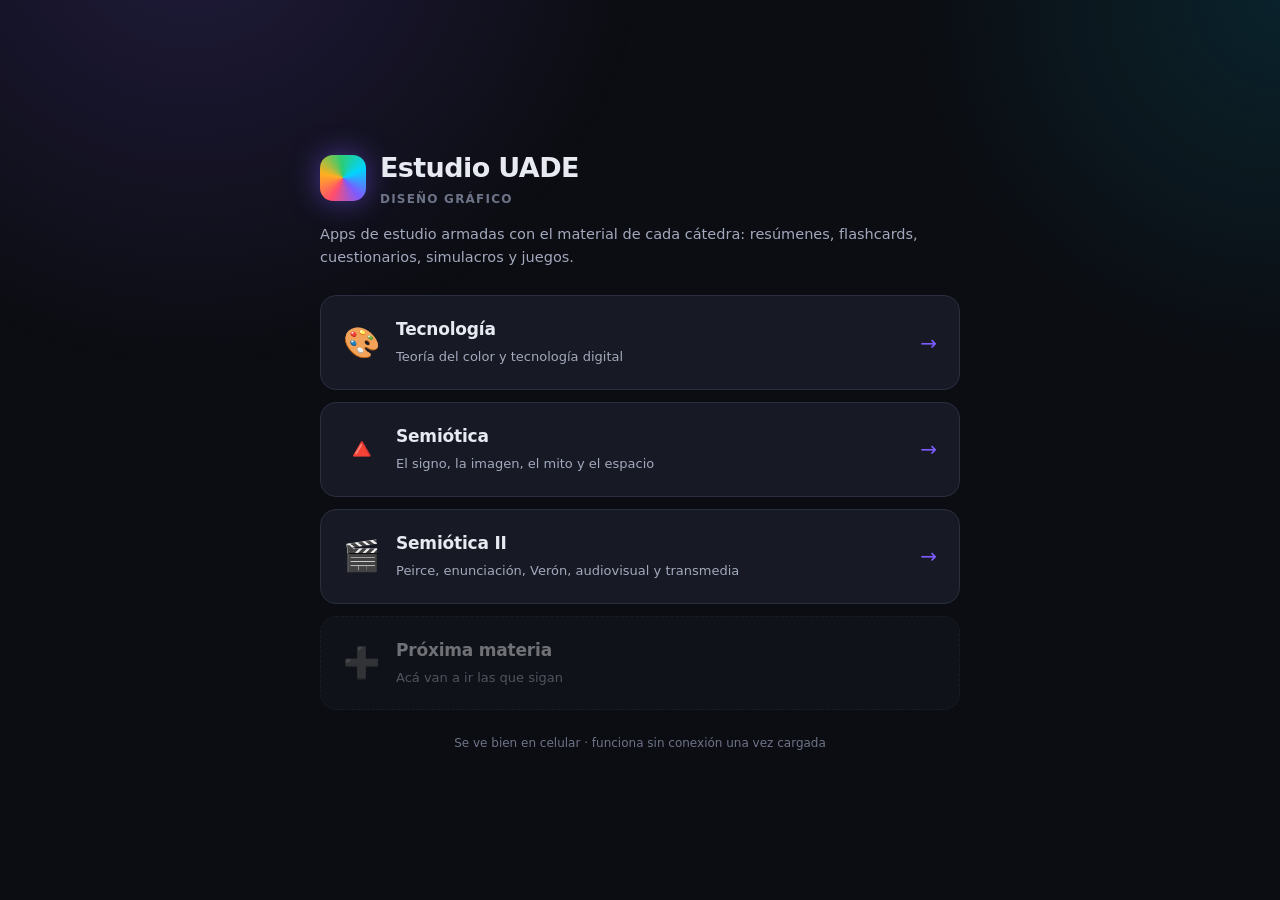
<file: index.html>
<!DOCTYPE html>
<html lang="es" data-theme="dark">
<head>
<meta charset="utf-8">
<meta name="viewport" content="width=device-width,initial-scale=1,viewport-fit=cover">
<meta name="theme-color" content="#0c0d12">
<title>Estudio UADE — Diseño Gráfico</title>
<link rel="icon" href="data:image/svg+xml,<svg xmlns='http://www.w3.org/2000/svg' viewBox='0 0 100 100'><circle cx='50' cy='50' r='45' fill='%237c5cff'/><circle cx='38' cy='40' r='20' fill='%2300d4ff' opacity='.8'/><circle cx='60' cy='55' r='20' fill='%23ff4d6d' opacity='.8'/></svg>">
<style>
  *{box-sizing:border-box;margin:0;padding:0}
  body{min-height:100vh;font-family:'Segoe UI',system-ui,-apple-system,Roboto,Arial,sans-serif;
    background:#0c0d12;color:#e8eaf2;line-height:1.6;display:grid;place-items:center;padding:24px}
  body::before{content:"";position:fixed;inset:0;z-index:-1;
    background:radial-gradient(60vw 60vw at 15% -10%,rgba(124,92,255,.18),transparent 60%),
               radial-gradient(50vw 50vw at 100% 0%,rgba(0,212,255,.11),transparent 60%)}
  .wrap{width:100%;max-width:640px}
  .top{display:flex;align-items:center;gap:14px;margin-bottom:8px}
  .dot{width:46px;height:46px;border-radius:13px;flex-shrink:0;
    background:conic-gradient(from 210deg,#ff4d6d,#ffb020,#2ecc71,#00d4ff,#7c5cff,#ff4d6d);
    box-shadow:0 0 28px rgba(124,92,255,.5)}
  h1{font-size:27px;font-weight:800;letter-spacing:-.6px}
  h1 span{display:block;font-size:12px;font-weight:600;color:#6e7488;
    text-transform:uppercase;letter-spacing:1.2px}
  p.sub{color:#a3a9bd;font-size:14.5px;margin:14px 0 26px}
  .card{display:flex;align-items:center;gap:16px;text-decoration:none;color:inherit;
    background:#171a24;border:1px solid #2a2f40;border-radius:16px;padding:20px 22px;
    margin-bottom:12px;transition:.18s}
  .card:hover{border-color:#7c5cff;transform:translateY(-3px);box-shadow:0 12px 32px rgba(0,0,0,.45)}
  .card .ic{font-size:30px;flex-shrink:0}
  .card h2{font-size:17px;font-weight:700;letter-spacing:-.2px}
  .card small{color:#a3a9bd;font-size:13px;font-weight:400}
  .card .go{margin-left:auto;color:#7c5cff;font-size:20px}
  .soon{opacity:.45;border-style:dashed;cursor:default}
  .soon:hover{transform:none;border-color:#2a2f40;box-shadow:none}
  footer{margin-top:24px;font-size:12px;color:#6e7488;text-align:center}
  @media(max-width:520px){h1{font-size:22px}.card{padding:17px 18px;gap:13px}}
</style>
</head>
<body>
<div class="wrap">
  <div class="top">
    <div class="dot"></div>
    <h1>Estudio UADE<span>Diseño Gráfico</span></h1>
  </div>
  <p class="sub">Apps de estudio armadas con el material de cada cátedra: resúmenes, flashcards,
     cuestionarios, simulacros y juegos.</p>

  <a class="card" href="Tecnologia/">
    <span class="ic">🎨</span>
    <span><h2>Tecnología</h2><small>Teoría del color y tecnología digital</small></span>
    <span class="go">→</span>
  </a>

  <a class="card" href="Semiotica/">
    <span class="ic">🔺</span>
    <span><h2>Semiótica</h2><small>El signo, la imagen, el mito y el espacio</small></span>
    <span class="go">→</span>
  </a>

  <a class="card" href="Semiotica2/">
    <span class="ic">🎬</span>
    <span><h2>Semiótica II</h2><small>Peirce, enunciación, Verón, audiovisual y transmedia</small></span>
    <span class="go">→</span>
  </a>

  <div class="card soon">
    <span class="ic">➕</span>
    <span><h2>Próxima materia</h2><small>Acá van a ir las que sigan</small></span>
  </div>

  <footer>Se ve bien en celular · funciona sin conexión una vez cargada</footer>
</div>
</body>
</html>
</file>
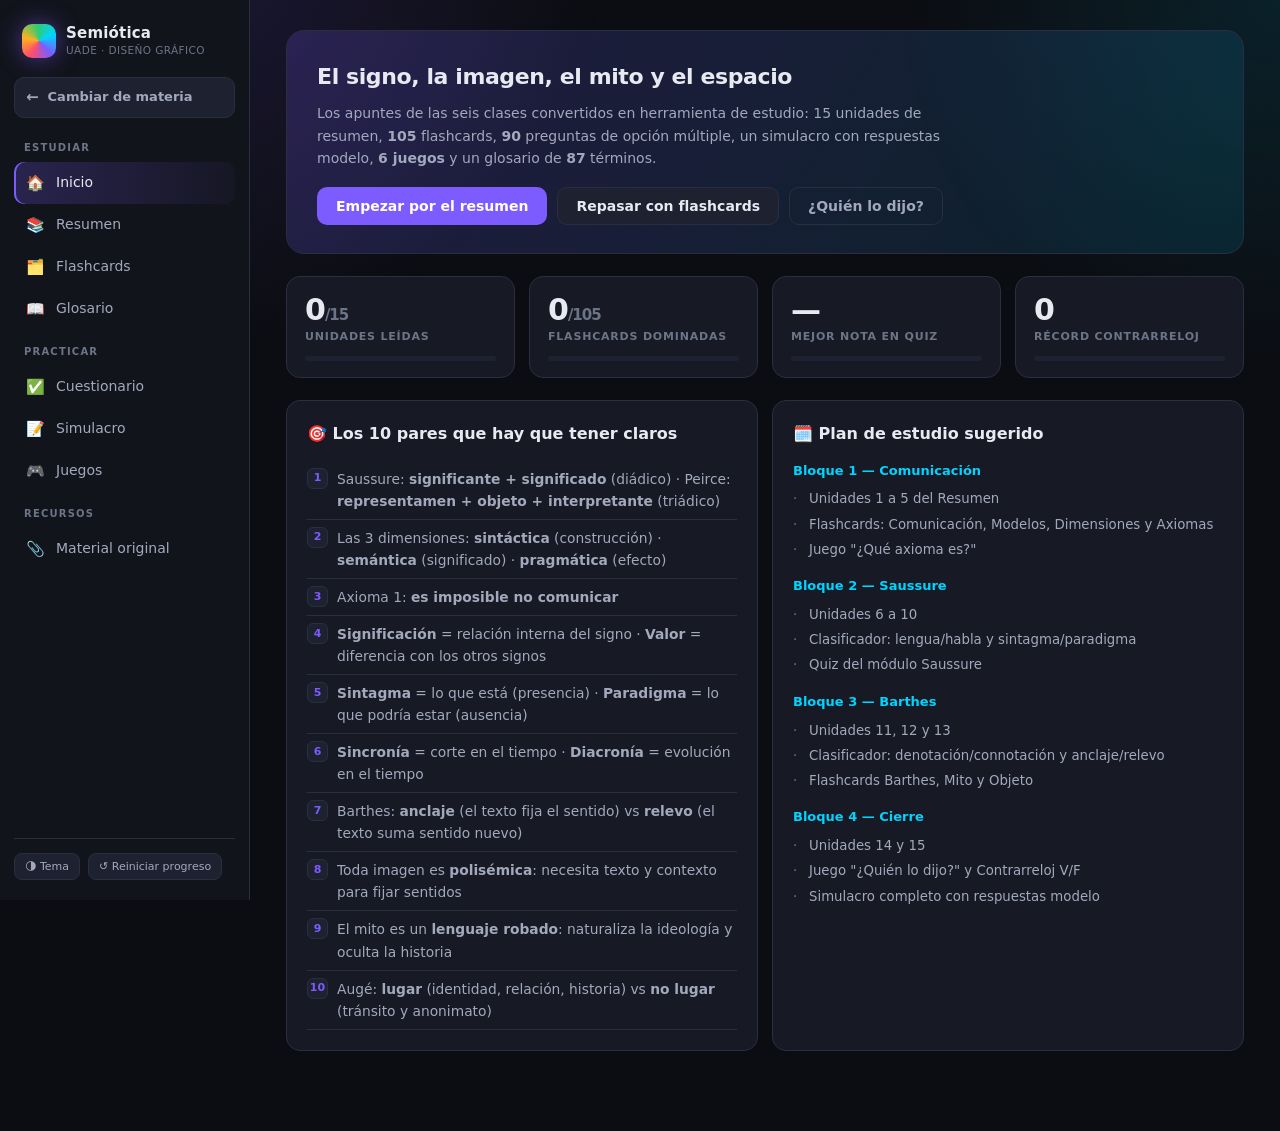
<file: Semiotica/index.html>
<!DOCTYPE html>
<html lang="es" data-theme="dark">
<head>
<meta charset="utf-8">
<meta name="viewport" content="width=device-width,initial-scale=1,viewport-fit=cover">
<meta name="theme-color" content="#0c0d12">
<meta name="description" content="App de estudio de Semiótica — signo, imagen, mito, objeto y espacio · UADE Diseño Gráfico">
<title>Estudio Semiótica — UADE Diseño Gráfico</title>
<link rel="icon" href="data:image/svg+xml,<svg xmlns='http://www.w3.org/2000/svg' viewBox='0 0 100 100'><circle cx='50' cy='50' r='45' fill='%2300d4ff'/><circle cx='38' cy='42' r='19' fill='%237c5cff' opacity='.85'/><circle cx='62' cy='58' r='19' fill='%23ffb020' opacity='.85'/></svg>">
<link rel="stylesheet" href="../shared/style.css?v=d8c6dbce">
</head>
<body>

<!-- barra superior (solo mobile) -->
<header class="mbar">
  <a class="mb-btn" href="../index.html" aria-label="Volver a elegir materia" title="Cambiar de materia">←</a>
  <button id="mMenu" aria-label="Abrir menú">☰</button>
  <span class="mb-t" id="mTitle">Inicio</span>
  <button id="mTheme" aria-label="Cambiar tema">🌗</button>
</header>
<div class="scrim" id="scrim"></div>

<div class="app">

  <!-- ============ SIDEBAR ============ -->
  <aside class="side" id="side">
    <a class="brand" href="../index.html" title="Volver a elegir materia">
      <div class="dot"></div>
      <div>
        <h1>Semiótica</h1>
        <span>UADE · Diseño Gráfico</span>
      </div>
    </a>

    <a class="backlink" href="../index.html"><span class="ar">←</span> Cambiar de materia</a>

    <nav class="nav" id="nav">
      <div class="nav-t">Estudiar</div>
      <a href="#inicio"     data-v="inicio"><i>🏠</i> Inicio</a>
      <a href="#resumen"    data-v="resumen"><i>📚</i> Resumen</a>
      <a href="#flashcards" data-v="flashcards"><i>🗂️</i> Flashcards</a>
      <a href="#glosario"   data-v="glosario"><i>📖</i> Glosario</a>

      <div class="nav-t">Practicar</div>
      <a href="#quiz"      data-v="quiz"><i>✅</i> Cuestionario</a>
      <a href="#simulacro" data-v="simulacro"><i>📝</i> Simulacro</a>
      <a href="#juegos"    data-v="juegos"><i>🎮</i> Juegos</a>

      <div class="nav-t">Recursos</div>
      <a href="#material" data-v="material"><i>📎</i> Material original</a>
    </nav>

    <div class="side-foot">
      <button class="mini" id="theme">🌗 Tema</button>
      <button class="mini" id="reset">↺ Reiniciar progreso</button>
    </div>
  </aside>

  <!-- ============ MAIN ============ -->
  <main class="main">

    <!-- ---------- INICIO ---------- -->
    <section class="view on" id="v-inicio">
      <div class="hero">
        <h3>El signo, la imagen, el mito y el espacio</h3>
        <p>Los apuntes de las seis clases convertidos en herramienta de estudio: 15 unidades de resumen,
           <b id="nCards">0</b> flashcards, <b id="nQuiz">0</b> preguntas de opción múltiple, un simulacro
           con respuestas modelo, <b>6 juegos</b> y un glosario de <b id="nGlo">0</b> términos.</p>
        <div class="cta">
          <button class="btn p" data-go="resumen">Empezar por el resumen</button>
          <button class="btn s" data-go="flashcards">Repasar con flashcards</button>
          <button class="btn g" data-go="juegos">¿Quién lo dijo?</button>
        </div>
      </div>

      <div class="grid g4" style="margin-bottom:22px">
        <div class="stat"><div class="n" id="sTopics">0<span style="font-size:15px;color:var(--txt3)">/15</span></div>
          <div class="l">Unidades leídas</div><div class="bar"><i id="bTopics" style="width:0"></i></div></div>
        <div class="stat"><div class="n" id="sCards">0<span style="font-size:15px;color:var(--txt3)">/0</span></div>
          <div class="l">Flashcards dominadas</div><div class="bar"><i id="bCards" style="width:0"></i></div></div>
        <div class="stat"><div class="n" id="sQuiz">—</div>
          <div class="l">Mejor nota en quiz</div><div class="bar"><i id="bQuiz" style="width:0"></i></div></div>
        <div class="stat"><div class="n" id="sStreak">0</div>
          <div class="l">Récord contrarreloj</div><div class="bar"><i id="bStreak" style="width:0"></i></div></div>
      </div>

      <div class="grid g2">
        <div class="card">
          <h4 style="font-size:16px;font-weight:700;margin-bottom:14px">🎯 Los 10 pares que hay que tener claros</h4>
          <ul style="list-style:none;font-size:13.8px;color:var(--txt2)" id="topFacts"></ul>
        </div>
        <div class="card">
          <h4 style="font-size:16px;font-weight:700;margin-bottom:14px">🗓️ Plan de estudio sugerido</h4>
          <div id="plan"></div>
        </div>
      </div>
    </section>

    <!-- ---------- RESUMEN ---------- -->
    <section class="view" id="v-resumen">
      <h2 class="vt">Resumen completo</h2>
      <p class="vs">Las 15 unidades armadas a partir de los apuntes de las seis clases y de Semántica del objeto.
         Marcá cada unidad como leída para seguir tu progreso.</p>
      <div class="toolbar">
        <div class="search"><input type="text" id="qTopic" placeholder="Buscar: anclaje, mito, heterotopía, paradigma..."></div>
        <button class="btn g" id="expandAll">Expandir todo</button>
        <button class="btn g" id="collapseAll">Contraer todo</button>
      </div>
      <div id="topics"></div>
    </section>

    <!-- ---------- FLASHCARDS ---------- -->
    <section class="view" id="v-flashcards">
      <h2 class="vt">Flashcards</h2>
      <p class="vs">Tocá la tarjeta para darla vuelta y deslizala para calificarla:
         <b>→ derecha</b> si la supiste, <b>← izquierda</b> si no. Las que fallás vuelven a aparecer.</p>

      <div class="toolbar">
        <select id="fcCat" class="btn s" style="padding:10px 14px"></select>
        <button class="btn g" id="fcShuffle">🔀 Mezclar</button>
        <button class="btn g" id="fcOnlyHard">⚠️ Solo las difíciles</button>
        <button class="btn g" id="fcRestart">↺ Reiniciar mazo</button>
      </div>

      <div class="fc-wrap">
        <div class="fc-prog"><i id="fcBar" style="width:0"></i></div>
        <div class="fc" id="fcCard">
          <div class="fc-in">
            <div class="fc-f"><span class="tag acc cat" id="fcTag">—</span><div class="q" id="fcQ">…</div><div class="hint">tocá o ESPACIO para ver la respuesta</div></div>
            <div class="fc-b"><span class="tag ok cat">Respuesta</span><div class="a" id="fcA">…</div></div>
          </div>
          <div class="fc-ov" id="fcOv"></div>
        </div>
        <div class="swipe-hint">← deslizá para calificar →</div>
        <div class="fc-ctrl">
          <button class="btn g" id="fcPrev">← Anterior</button>
          <button class="btn s" id="fcBad" style="border-color:rgba(255,77,109,.5)">😵 No la sabía</button>
          <button class="btn p" id="fcOk">😎 La sabía</button>
          <button class="btn g" id="fcNext">Siguiente →</button>
        </div>
        <div class="fc-meta" id="fcMeta">—</div>
      </div>
    </section>

    <!-- ---------- GLOSARIO ---------- -->
    <section class="view" id="v-glosario">
      <h2 class="vt">Glosario</h2>
      <p class="vs">Todos los conceptos y autores de la materia, ordenados y buscables.</p>
      <div class="toolbar"><div class="search"><input type="text" id="qGlo" placeholder="Buscar término o definición..."></div></div>
      <dl class="gl" id="glo"></dl>
    </section>

    <!-- ---------- QUIZ ---------- -->
    <section class="view" id="v-quiz">
      <h2 class="vt">Cuestionario</h2>
      <p class="vs">Preguntas de opción múltiple con explicación. Elegí un módulo o mezclá todo.</p>
      <div id="quizHome">
        <div class="toolbar">
          <select id="qzMod" class="btn s" style="padding:10px 14px"></select>
          <select id="qzLen" class="btn s" style="padding:10px 14px">
            <option value="10">10 preguntas</option>
            <option value="20">20 preguntas</option>
            <option value="0">Todas</option>
          </select>
        </div>
        <button class="btn p block" id="qzStart" style="margin-bottom:16px">▶ Empezar</button>
        <div class="card" style="margin-top:6px">
          <h4 style="font-size:15px;font-weight:700;margin-bottom:10px">Cómo funciona</h4>
          <p style="font-size:13.8px;color:var(--txt2)">Respondés, ves al instante si acertaste y por qué.
          Al final tenés la nota y el repaso de todo lo que fallaste, con la explicación de cada una.
          Las preguntas y las opciones se mezclan en cada intento.</p>
        </div>
      </div>
      <div class="qz" id="quizPlay" style="display:none"></div>
    </section>

    <!-- ---------- SIMULACRO ---------- -->
    <section class="view" id="v-simulacro">
      <h2 class="vt">Simulacro de parcial</h2>
      <p class="vs">La cátedra no dejó un examen modelo para esta materia, así que armé este simulacro
         a partir de los apuntes: las consignas de desarrollo que más se repiten en clase, más completar.
         Escribí tus respuestas y después compará con la respuesta modelo.</p>
      <div id="sim"></div>
    </section>

    <!-- ---------- JUEGOS ---------- -->
    <section class="view" id="v-juegos">
      <h2 class="vt">Juegos</h2>
      <p class="vs">Seis formas distintas de fijar autores, duplas conceptuales y axiomas.</p>
      <div class="gsel" id="gameSel"></div>
      <div id="gameStage" style="display:none"></div>
    </section>

    <!-- ---------- MATERIAL ---------- -->
    <section class="view" id="v-material">
      <h2 class="vt">Material original</h2>
      <p class="vs">Los apuntes de la cátedra, copiados dentro de esta carpeta para tenerlos a mano.</p>
      <a class="fi" href="material/semiótica 1.docx" target="_blank">
        <span class="fic">📘</span><span><span class="fn">semiótica 1.docx</span><span class="fd">Clase 1 · Comunicación, modelos, dimensiones y axiomas</span></span></a>
      <a class="fi" href="material/semiotica 2.docx" target="_blank">
        <span class="fic">📗</span><span><span class="fn">semiotica 2.docx</span><span class="fd">Clase 2 · Saussure y la semiología</span></span></a>
      <a class="fi" href="material/Semiótica 3.docx" target="_blank">
        <span class="fic">📕</span><span><span class="fn">Semiótica 3.docx</span><span class="fd">Clase 3 · Retórica de la imagen (Barthes)</span></span></a>
      <a class="fi" href="material/semiotica 4 4.docx" target="_blank">
        <span class="fic">📙</span><span><span class="fn">semiotica 4 4.docx</span><span class="fd">Clase 4 · Posfotografía</span></span></a>
      <a class="fi" href="material/semiotica 5.docx" target="_blank">
        <span class="fic">📒</span><span><span class="fn">semiotica 5.docx</span><span class="fd">Clase 5 · Diseño y espacio</span></span></a>
      <a class="fi" href="material/semiotica 6.docx" target="_blank">
        <span class="fic">📔</span><span><span class="fn">semiotica 6.docx</span><span class="fd">Clase 6 · Mitologías</span></span></a>
      <a class="fi" href="material/Semántica 6.docx" target="_blank">
        <span class="fic">📓</span><span><span class="fn">Semántica 6.docx</span><span class="fd">Semántica del objeto</span></span></a>

      <h3 style="font-size:17px;font-weight:700;margin:30px 0 14px">Imágenes de los apuntes</h3>
      <div class="figrow" id="gallery"></div>
    </section>

  </main>
</div>

<div class="toast" id="toast"></div>

<script src="js/data.js?v=cae2dd90"></script>
<script src="js/games.js?v=d20550b5"></script>
<script src="../shared/app.js?v=1f023db6"></script>
</body>
</html>
</file>
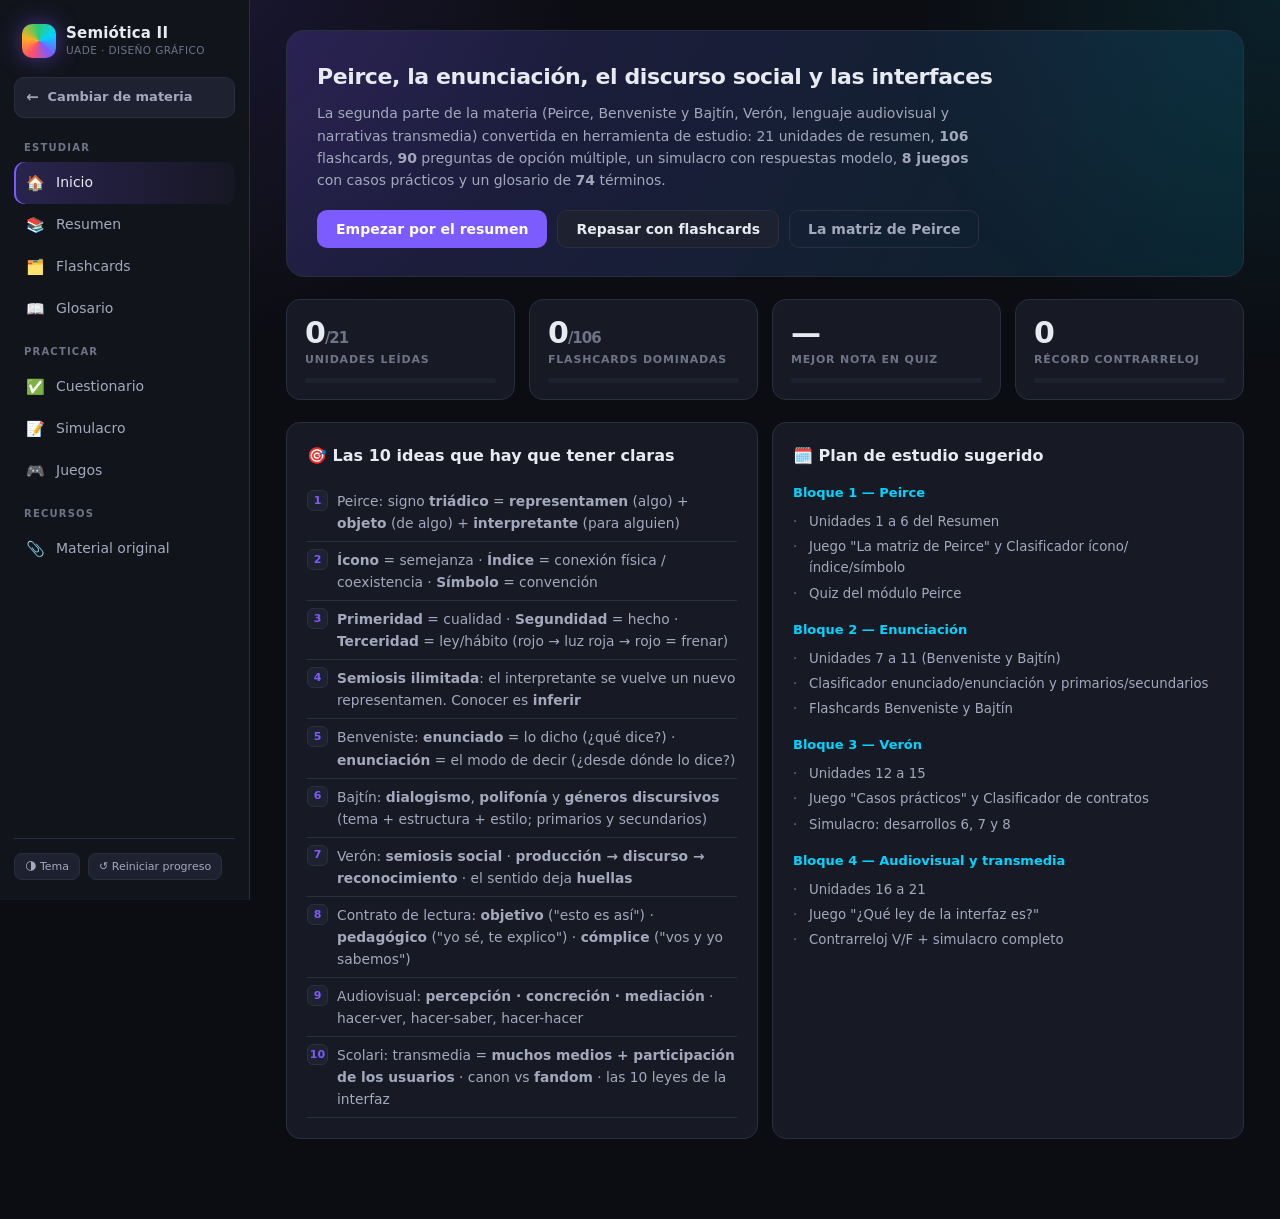
<file: Semiotica2/index.html>
<!DOCTYPE html>
<html lang="es" data-theme="dark">
<head>
<meta charset="utf-8">
<meta name="viewport" content="width=device-width,initial-scale=1,viewport-fit=cover">
<meta name="theme-color" content="#0c0d12">
<meta name="description" content="App de estudio de Semiótica II — Peirce, enunciación, Verón, audiovisual y transmedia · UADE Diseño Gráfico">
<title>Estudio Semiótica II — UADE Diseño Gráfico</title>
<link rel="icon" href="data:image/svg+xml,<svg xmlns='http://www.w3.org/2000/svg' viewBox='0 0 100 100'><circle cx='50' cy='50' r='45' fill='%23ff4d6d'/><circle cx='38' cy='42' r='19' fill='%2300d4ff' opacity='.85'/><circle cx='62' cy='58' r='19' fill='%23ffb020' opacity='.85'/></svg>">
<link rel="stylesheet" href="../shared/style.css?v=d8c6dbce">
</head>
<body>

<!-- barra superior (solo mobile) -->
<header class="mbar">
  <a class="mb-btn" href="../index.html" aria-label="Volver a elegir materia" title="Cambiar de materia">←</a>
  <button id="mMenu" aria-label="Abrir menú">☰</button>
  <span class="mb-t" id="mTitle">Inicio</span>
  <button id="mTheme" aria-label="Cambiar tema">🌗</button>
</header>
<div class="scrim" id="scrim"></div>

<div class="app">

  <!-- ============ SIDEBAR ============ -->
  <aside class="side" id="side">
    <a class="brand" href="../index.html" title="Volver a elegir materia">
      <div class="dot"></div>
      <div>
        <h1>Semiótica II</h1>
        <span>UADE · Diseño Gráfico</span>
      </div>
    </a>

    <a class="backlink" href="../index.html"><span class="ar">←</span> Cambiar de materia</a>

    <nav class="nav" id="nav">
      <div class="nav-t">Estudiar</div>
      <a href="#inicio"     data-v="inicio"><i>🏠</i> Inicio</a>
      <a href="#resumen"    data-v="resumen"><i>📚</i> Resumen</a>
      <a href="#flashcards" data-v="flashcards"><i>🗂️</i> Flashcards</a>
      <a href="#glosario"   data-v="glosario"><i>📖</i> Glosario</a>

      <div class="nav-t">Practicar</div>
      <a href="#quiz"      data-v="quiz"><i>✅</i> Cuestionario</a>
      <a href="#simulacro" data-v="simulacro"><i>📝</i> Simulacro</a>
      <a href="#juegos"    data-v="juegos"><i>🎮</i> Juegos</a>

      <div class="nav-t">Recursos</div>
      <a href="#material" data-v="material"><i>📎</i> Material original</a>
    </nav>

    <div class="side-foot">
      <button class="mini" id="theme">🌗 Tema</button>
      <button class="mini" id="reset">↺ Reiniciar progreso</button>
    </div>
  </aside>

  <!-- ============ MAIN ============ -->
  <main class="main">

    <!-- ---------- INICIO ---------- -->
    <section class="view on" id="v-inicio">
      <div class="hero">
        <h3>Peirce, la enunciación, el discurso social y las interfaces</h3>
        <p>La segunda parte de la materia (Peirce, Benveniste y Bajtín, Verón, lenguaje audiovisual y
           narrativas transmedia) convertida en herramienta de estudio: 21 unidades de resumen,
           <b id="nCards">0</b> flashcards, <b id="nQuiz">0</b> preguntas de opción múltiple, un simulacro
           con respuestas modelo, <b>8 juegos</b> con casos prácticos y un glosario de <b id="nGlo">0</b> términos.</p>
        <div class="cta">
          <button class="btn p" data-go="resumen">Empezar por el resumen</button>
          <button class="btn s" data-go="flashcards">Repasar con flashcards</button>
          <button class="btn g" data-go="juegos">La matriz de Peirce</button>
        </div>
      </div>

      <div class="grid g4" style="margin-bottom:22px">
        <div class="stat"><div class="n" id="sTopics">0<span style="font-size:15px;color:var(--txt3)">/21</span></div>
          <div class="l">Unidades leídas</div><div class="bar"><i id="bTopics" style="width:0"></i></div></div>
        <div class="stat"><div class="n" id="sCards">0<span style="font-size:15px;color:var(--txt3)">/0</span></div>
          <div class="l">Flashcards dominadas</div><div class="bar"><i id="bCards" style="width:0"></i></div></div>
        <div class="stat"><div class="n" id="sQuiz">—</div>
          <div class="l">Mejor nota en quiz</div><div class="bar"><i id="bQuiz" style="width:0"></i></div></div>
        <div class="stat"><div class="n" id="sStreak">0</div>
          <div class="l">Récord contrarreloj</div><div class="bar"><i id="bStreak" style="width:0"></i></div></div>
      </div>

      <div class="grid g2">
        <div class="card">
          <h4 style="font-size:16px;font-weight:700;margin-bottom:14px">🎯 Las 10 ideas que hay que tener claras</h4>
          <ul style="list-style:none;font-size:13.8px;color:var(--txt2)" id="topFacts"></ul>
        </div>
        <div class="card">
          <h4 style="font-size:16px;font-weight:700;margin-bottom:14px">🗓️ Plan de estudio sugerido</h4>
          <div id="plan"></div>
        </div>
      </div>
    </section>

    <!-- ---------- RESUMEN ---------- -->
    <section class="view" id="v-resumen">
      <h2 class="vt">Resumen completo</h2>
      <p class="vs">Las 21 unidades armadas a partir de los apuntes de Peirce, Benveniste y Bajtín, el lenguaje
         audiovisual, Verón y narrativas transmedia. Marcá cada unidad como leída para seguir tu progreso.</p>
      <div class="toolbar">
        <div class="search"><input type="text" id="qTopic" placeholder="Buscar: índice, polifonía, contrato, huella, transmedia..."></div>
        <button class="btn g" id="expandAll">Expandir todo</button>
        <button class="btn g" id="collapseAll">Contraer todo</button>
      </div>
      <div id="topics"></div>
    </section>

    <!-- ---------- FLASHCARDS ---------- -->
    <section class="view" id="v-flashcards">
      <h2 class="vt">Flashcards</h2>
      <p class="vs">Tocá la tarjeta para darla vuelta y deslizala para calificarla:
         <b>→ derecha</b> si la supiste, <b>← izquierda</b> si no. Las que fallás vuelven a aparecer.</p>

      <div class="toolbar">
        <select id="fcCat" class="btn s" style="padding:10px 14px"></select>
        <button class="btn g" id="fcShuffle">🔀 Mezclar</button>
        <button class="btn g" id="fcOnlyHard">⚠️ Solo las difíciles</button>
        <button class="btn g" id="fcRestart">↺ Reiniciar mazo</button>
      </div>

      <div class="fc-wrap">
        <div class="fc-prog"><i id="fcBar" style="width:0"></i></div>
        <div class="fc" id="fcCard">
          <div class="fc-in">
            <div class="fc-f"><span class="tag acc cat" id="fcTag">—</span><div class="q" id="fcQ">…</div><div class="hint">tocá o ESPACIO para ver la respuesta</div></div>
            <div class="fc-b"><span class="tag ok cat">Respuesta</span><div class="a" id="fcA">…</div></div>
          </div>
          <div class="fc-ov" id="fcOv"></div>
        </div>
        <div class="swipe-hint">← deslizá para calificar →</div>
        <div class="fc-ctrl">
          <button class="btn g" id="fcPrev">← Anterior</button>
          <button class="btn s" id="fcBad" style="border-color:rgba(255,77,109,.5)">😵 No la sabía</button>
          <button class="btn p" id="fcOk">😎 La sabía</button>
          <button class="btn g" id="fcNext">Siguiente →</button>
        </div>
        <div class="fc-meta" id="fcMeta">—</div>
      </div>
    </section>

    <!-- ---------- GLOSARIO ---------- -->
    <section class="view" id="v-glosario">
      <h2 class="vt">Glosario</h2>
      <p class="vs">Todos los conceptos y autores de la materia, ordenados y buscables.</p>
      <div class="toolbar"><div class="search"><input type="text" id="qGlo" placeholder="Buscar término o definición..."></div></div>
      <dl class="gl" id="glo"></dl>
    </section>

    <!-- ---------- QUIZ ---------- -->
    <section class="view" id="v-quiz">
      <h2 class="vt">Cuestionario</h2>
      <p class="vs">Preguntas de opción múltiple con explicación. Elegí un módulo o mezclá todo.</p>
      <div id="quizHome">
        <div class="toolbar">
          <select id="qzMod" class="btn s" style="padding:10px 14px"></select>
          <select id="qzLen" class="btn s" style="padding:10px 14px">
            <option value="10">10 preguntas</option>
            <option value="20">20 preguntas</option>
            <option value="0">Todas</option>
          </select>
        </div>
        <button class="btn p block" id="qzStart" style="margin-bottom:16px">▶ Empezar</button>
        <div class="card" style="margin-top:6px">
          <h4 style="font-size:15px;font-weight:700;margin-bottom:10px">Cómo funciona</h4>
          <p style="font-size:13.8px;color:var(--txt2)">Respondés, ves al instante si acertaste y por qué.
          Al final tenés la nota y el repaso de todo lo que fallaste, con la explicación de cada una.
          Las preguntas y las opciones se mezclan en cada intento.</p>
        </div>
      </div>
      <div class="qz" id="quizPlay" style="display:none"></div>
    </section>

    <!-- ---------- SIMULACRO ---------- -->
    <section class="view" id="v-simulacro">
      <h2 class="vt">Simulacro de parcial</h2>
      <p class="vs">No hay un examen modelo de esta parte, así que el simulacro está armado a partir de los
         apuntes: opción múltiple, completar y consignas de desarrollo y análisis de casos.
         Escribí tus respuestas y después compará con la respuesta modelo.</p>
      <div id="sim"></div>
    </section>

    <!-- ---------- JUEGOS ---------- -->
    <section class="view" id="v-juegos">
      <h2 class="vt">Juegos</h2>
      <p class="vs">Ocho formas de practicar: autores, el cuadro de Peirce, clasificaciones, leyes de la interfaz y casos prácticos de análisis.</p>
      <div class="gsel" id="gameSel"></div>
      <div id="gameStage" style="display:none"></div>
    </section>

    <!-- ---------- MATERIAL ---------- -->
    <section class="view" id="v-material">
      <h2 class="vt">Material original</h2>
      <p class="vs">Los apuntes de la cátedra, copiados dentro de esta carpeta para tenerlos a mano.</p>
      <a class="fi" href="material/Charles Peirce.docx" target="_blank">
        <span class="fic">📘</span><span><span class="fn">Charles Peirce.docx</span><span class="fd">El signo triádico, semiosis, categorías y las 9 clases</span></span></a>
      <a class="fi" href="material/Benveniste.docx" target="_blank">
        <span class="fic">📗</span><span><span class="fn">Benveniste.docx</span><span class="fd">Clase 9 · La enunciación (Benveniste y Bajtín)</span></span></a>
      <a class="fi" href="material/Clase 10 - Lenguaje audiovisual.docx" target="_blank">
        <span class="fic">📕</span><span><span class="fn">Clase 10 - Lenguaje audiovisual.docx</span><span class="fd">Clase 10 · Documental, ciudad, medios y Casetti</span></span></a>
      <a class="fi" href="material/Eliseo Verón.docx" target="_blank">
        <span class="fic">📙</span><span><span class="fn">Eliseo Verón.docx</span><span class="fd">Semiosis social, huellas y contrato de lectura</span></span></a>
      <a class="fi" href="material/Narrativas Transmedia.docx" target="_blank">
        <span class="fic">📒</span><span><span class="fn">Narrativas Transmedia.docx</span><span class="fd">Clase 12 · Scolari, leyes de la interfaz y Simondon</span></span></a>

      <h3 style="font-size:17px;font-weight:700;margin:30px 0 14px">Imágenes de los apuntes</h3>
      <div class="figrow" id="gallery"></div>
    </section>

  </main>
</div>

<div class="toast" id="toast"></div>

<script src="js/data.js?v=8be20090"></script>
<script src="js/games.js?v=a9ce4c0b"></script>
<script src="../shared/app.js?v=1f023db6"></script>
</body>
</html>
</file>
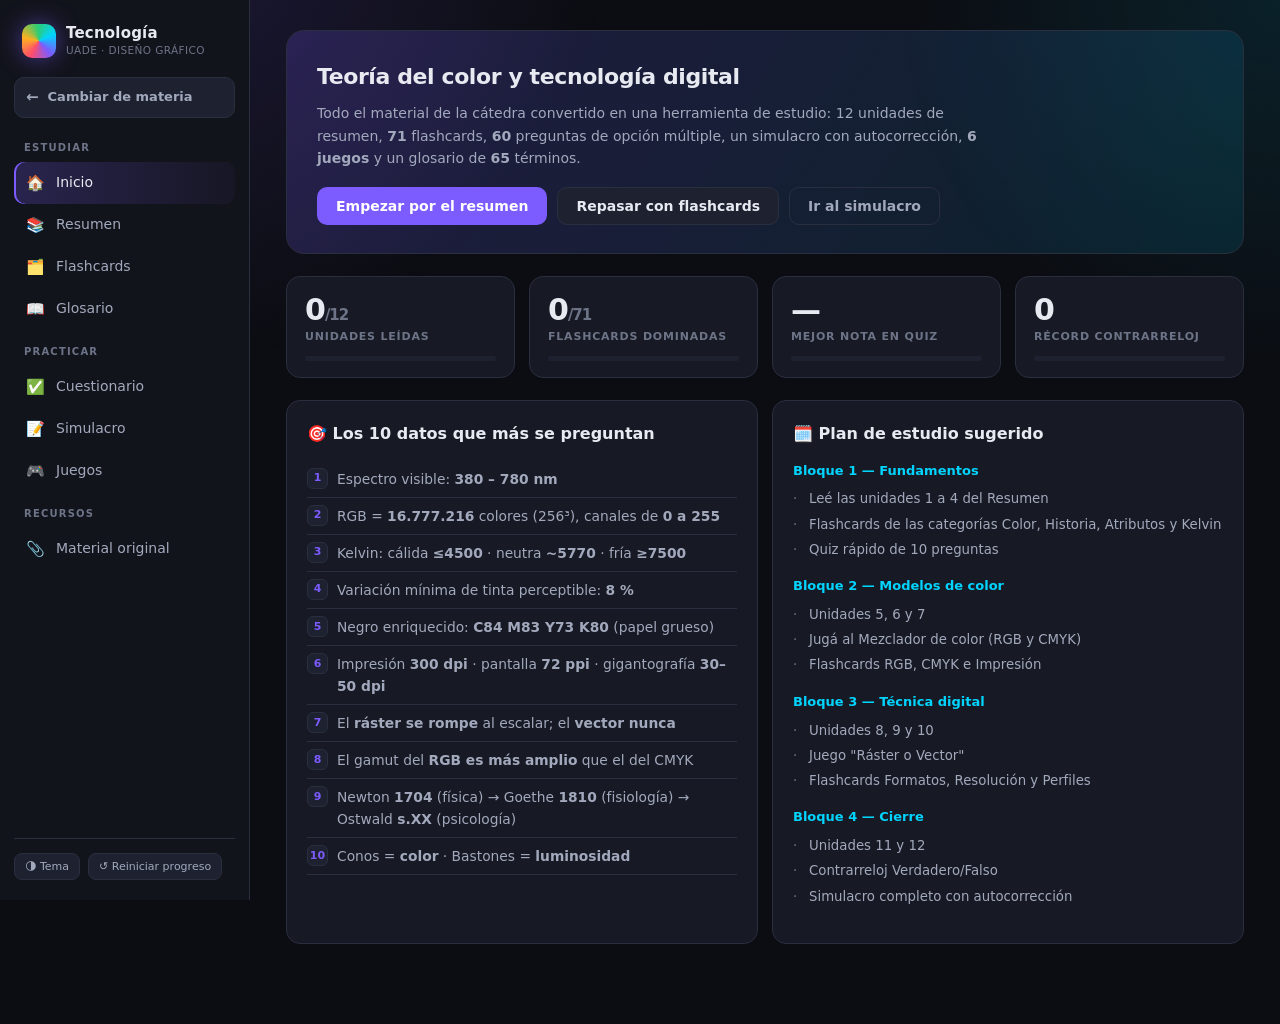
<file: Tecnologia/index.html>
<!DOCTYPE html>
<html lang="es" data-theme="dark">
<head>
<meta charset="utf-8">
<meta name="viewport" content="width=device-width,initial-scale=1,viewport-fit=cover">
<meta name="theme-color" content="#0c0d12">
<meta name="description" content="App de estudio de Tecnología — Teoría del color y tecnología digital · UADE Diseño Gráfico">
<title>Estudio Tecnología — UADE Diseño Gráfico</title>
<link rel="icon" href="data:image/svg+xml,<svg xmlns='http://www.w3.org/2000/svg' viewBox='0 0 100 100'><circle cx='50' cy='50' r='45' fill='%237c5cff'/><circle cx='38' cy='40' r='20' fill='%2300d4ff' opacity='.8'/><circle cx='60' cy='55' r='20' fill='%23ff4d6d' opacity='.8'/></svg>">
<link rel="stylesheet" href="../shared/style.css?v=d8c6dbce">
</head>
<body>

<!-- barra superior (solo mobile) -->
<header class="mbar">
  <a class="mb-btn" href="../index.html" aria-label="Volver a elegir materia" title="Cambiar de materia">←</a>
  <button id="mMenu" aria-label="Abrir menú">☰</button>
  <span class="mb-t" id="mTitle">Inicio</span>
  <button id="mTheme" aria-label="Cambiar tema">🌗</button>
</header>
<div class="scrim" id="scrim"></div>

<div class="app">

  <!-- ============ SIDEBAR ============ -->
  <aside class="side" id="side">
    <a class="brand" href="../index.html" title="Volver a elegir materia">
      <div class="dot"></div>
      <div>
        <h1>Tecnología</h1>
        <span>UADE · Diseño Gráfico</span>
      </div>
    </a>

    <a class="backlink" href="../index.html"><span class="ar">←</span> Cambiar de materia</a>

    <nav class="nav" id="nav">
      <div class="nav-t">Estudiar</div>
      <a href="#inicio"     data-v="inicio"><i>🏠</i> Inicio</a>
      <a href="#resumen"    data-v="resumen"><i>📚</i> Resumen</a>
      <a href="#flashcards" data-v="flashcards"><i>🗂️</i> Flashcards</a>
      <a href="#glosario"   data-v="glosario"><i>📖</i> Glosario</a>

      <div class="nav-t">Practicar</div>
      <a href="#quiz"      data-v="quiz"><i>✅</i> Cuestionario</a>
      <a href="#simulacro" data-v="simulacro"><i>📝</i> Simulacro</a>
      <a href="#juegos"    data-v="juegos"><i>🎮</i> Juegos</a>

      <div class="nav-t">Recursos</div>
      <a href="#material" data-v="material"><i>📎</i> Material original</a>
    </nav>

    <div class="side-foot">
      <button class="mini" id="theme">🌗 Tema</button>
      <button class="mini" id="reset">↺ Reiniciar progreso</button>
    </div>
  </aside>

  <!-- ============ MAIN ============ -->
  <main class="main">

    <!-- ---------- INICIO ---------- -->
    <section class="view on" id="v-inicio">
      <div class="hero">
        <h3>Teoría del color y tecnología digital</h3>
        <p>Todo el material de la cátedra convertido en una herramienta de estudio: 12 unidades de resumen,
           <b id="nCards">0</b> flashcards, <b id="nQuiz">0</b> preguntas de opción múltiple, un simulacro con
           autocorrección, <b>6 juegos</b> y un glosario de <b id="nGlo">0</b> términos.</p>
        <div class="cta">
          <button class="btn p" data-go="resumen">Empezar por el resumen</button>
          <button class="btn s" data-go="flashcards">Repasar con flashcards</button>
          <button class="btn g" data-go="simulacro">Ir al simulacro</button>
        </div>
      </div>

      <div class="grid g4" style="margin-bottom:22px">
        <div class="stat"><div class="n" id="sTopics">0<span style="font-size:15px;color:var(--txt3)">/12</span></div>
          <div class="l">Unidades leídas</div><div class="bar"><i id="bTopics" style="width:0"></i></div></div>
        <div class="stat"><div class="n" id="sCards">0<span style="font-size:15px;color:var(--txt3)">/0</span></div>
          <div class="l">Flashcards dominadas</div><div class="bar"><i id="bCards" style="width:0"></i></div></div>
        <div class="stat"><div class="n" id="sQuiz">—</div>
          <div class="l">Mejor nota en quiz</div><div class="bar"><i id="bQuiz" style="width:0"></i></div></div>
        <div class="stat"><div class="n" id="sStreak">0</div>
          <div class="l">Récord contrarreloj</div><div class="bar"><i id="bStreak" style="width:0"></i></div></div>
      </div>

      <div class="grid g2">
        <div class="card">
          <h4 style="font-size:16px;font-weight:700;margin-bottom:14px">🎯 Los 10 datos que más se preguntan</h4>
          <ul style="list-style:none;font-size:13.8px;color:var(--txt2)" id="topFacts"></ul>
        </div>
        <div class="card">
          <h4 style="font-size:16px;font-weight:700;margin-bottom:14px">🗓️ Plan de estudio sugerido</h4>
          <div id="plan"></div>
        </div>
      </div>
    </section>

    <!-- ---------- RESUMEN ---------- -->
    <section class="view" id="v-resumen">
      <h2 class="vt">Resumen completo</h2>
      <p class="vs">Las 12 unidades del programa, armadas a partir de los dos resúmenes y del apunte del parcial.
         Marcá cada unidad como leída para seguir tu progreso.</p>
      <div class="toolbar">
        <div class="search"><input type="text" id="qTopic" placeholder="Buscar en el resumen: kelvin, gamut, tiff, bézier..."></div>
        <button class="btn g" id="expandAll">Expandir todo</button>
        <button class="btn g" id="collapseAll">Contraer todo</button>
      </div>
      <div id="topics"></div>
    </section>

    <!-- ---------- FLASHCARDS ---------- -->
    <section class="view" id="v-flashcards">
      <h2 class="vt">Flashcards</h2>
      <p class="vs">Tocá la tarjeta para darla vuelta y deslizala para calificarla:
         <b>→ derecha</b> si la supiste, <b>← izquierda</b> si no. Las que fallás vuelven a aparecer.</p>

      <div class="toolbar">
        <select id="fcCat" class="btn s" style="padding:10px 14px"></select>
        <button class="btn g" id="fcShuffle">🔀 Mezclar</button>
        <button class="btn g" id="fcOnlyHard">⚠️ Solo las difíciles</button>
        <button class="btn g" id="fcRestart">↺ Reiniciar mazo</button>
      </div>

      <div class="fc-wrap">
        <div class="fc-prog"><i id="fcBar" style="width:0"></i></div>
        <div class="fc" id="fcCard">
          <div class="fc-in">
            <div class="fc-f"><span class="tag acc cat" id="fcTag">—</span><div class="q" id="fcQ">…</div><div class="hint">tocá o ESPACIO para ver la respuesta</div></div>
            <div class="fc-b"><span class="tag ok cat">Respuesta</span><div class="a" id="fcA">…</div></div>
          </div>
          <div class="fc-ov" id="fcOv"></div>
        </div>
        <div class="swipe-hint">← deslizá para calificar →</div>
        <div class="fc-ctrl">
          <button class="btn g" id="fcPrev">← Anterior</button>
          <button class="btn s" id="fcBad" style="border-color:rgba(255,77,109,.5)">😵 No la sabía</button>
          <button class="btn p" id="fcOk">😎 La sabía</button>
          <button class="btn g" id="fcNext">Siguiente →</button>
        </div>
        <div class="fc-meta" id="fcMeta">—</div>
      </div>
    </section>

    <!-- ---------- GLOSARIO ---------- -->
    <section class="view" id="v-glosario">
      <h2 class="vt">Glosario</h2>
      <p class="vs">Todos los términos técnicos de la materia, ordenados y buscables.</p>
      <div class="toolbar"><div class="search"><input type="text" id="qGlo" placeholder="Buscar término o definición..."></div></div>
      <dl class="gl" id="glo"></dl>
    </section>

    <!-- ---------- QUIZ ---------- -->
    <section class="view" id="v-quiz">
      <h2 class="vt">Cuestionario</h2>
      <p class="vs">Preguntas de opción múltiple con explicación. Elegí un módulo o mezclá todo.</p>
      <div id="quizHome">
        <div class="toolbar">
          <select id="qzMod" class="btn s" style="padding:10px 14px"></select>
          <select id="qzLen" class="btn s" style="padding:10px 14px">
            <option value="10">10 preguntas</option>
            <option value="20">20 preguntas</option>
            <option value="0">Todas</option>
          </select>
        </div>
        <button class="btn p block" id="qzStart" style="margin-bottom:16px">▶ Empezar</button>
        <div class="card" style="margin-top:6px">
          <h4 style="font-size:15px;font-weight:700;margin-bottom:10px">Cómo funciona</h4>
          <p style="font-size:13.8px;color:var(--txt2)">Respondés, ves al instante si acertaste y por qué.
          Al final tenés la nota y el repaso de todo lo que fallaste, con la explicación de cada una.
          Las preguntas y las opciones se mezclan en cada intento.</p>
        </div>
      </div>
      <div class="qz" id="quizPlay" style="display:none"></div>
    </section>

    <!-- ---------- SIMULACRO ---------- -->
    <section class="view" id="v-simulacro">
      <h2 class="vt">Simulacro de parcial</h2>
      <p class="vs">El examen modelo de la cátedra, completo: opción múltiple, completar y desarrollo.
         Escribí tus respuestas y después compará con la respuesta modelo.</p>
      <div id="sim"></div>
    </section>

    <!-- ---------- JUEGOS ---------- -->
    <section class="view" id="v-juegos">
      <h2 class="vt">Juegos</h2>
      <p class="vs">Seis formas distintas de fijar los conceptos sin releer el apunte.</p>
      <div class="gsel" id="gameSel"></div>
      <div id="gameStage" style="display:none"></div>
    </section>

    <!-- ---------- MATERIAL ---------- -->
    <section class="view" id="v-material">
      <h2 class="vt">Material original</h2>
      <p class="vs">Los archivos de la cátedra, copiados dentro de esta carpeta para tenerlos a mano.</p>
      <a class="fi" href="material/RESUMEN TECNOLOGÍA.pdf" target="_blank">
        <span class="fic">📕</span><span><span class="fn">RESUMEN TECNOLOGÍA.pdf</span><span class="fd">Resumen principal · 5 páginas</span></span></a>
      <a class="fi" href="material/tecno resumen - 2.pdf" target="_blank">
        <span class="fic">📗</span><span><span class="fn">tecno resumen - 2.pdf</span><span class="fd">Resumen ampliado · 4 páginas</span></span></a>
      <a class="fi" href="material/parcial tecno.docx" target="_blank">
        <span class="fic">📘</span><span><span class="fn">parcial tecno.docx</span><span class="fd">Apunte del parcial con imágenes</span></span></a>
      <a class="fi" href="material/tecno simulacro.docx" target="_blank">
        <span class="fic">📄</span><span><span class="fn">tecno simulacro.docx</span><span class="fd">Examen simulacro de la cátedra</span></span></a>

      <h3 style="font-size:17px;font-weight:700;margin:30px 0 14px">Imágenes del apunte</h3>
      <div class="figrow" id="gallery"></div>
    </section>

  </main>
</div>

<div class="toast" id="toast"></div>

<script src="js/data.js?v=2aebe7f3"></script>
<script src="js/games.js?v=6682fdce"></script>
<script src="../shared/app.js?v=1f023db6"></script>
</body>
</html>
</file>
<file: shared/style.css>
/* ============================================================
   Estudio Tecnología — UADE Diseño Gráfico
   ============================================================ */
:root{
  --bg:#0c0d12;
  --bg2:#12141c;
  --panel:#171a24;
  --panel2:#1e2230;
  --line:#2a2f40;
  --txt:#e8eaf2;
  --txt2:#a3a9bd;
  --txt3:#6e7488;
  --acc:#7c5cff;
  --acc2:#00d4ff;
  --ok:#2ecc71;
  --bad:#ff4d6d;
  --warn:#ffb020;
  --r:14px;
  --sh:0 10px 30px rgba(0,0,0,.45);
  --ff:'Segoe UI',system-ui,-apple-system,Inter,Roboto,Arial,sans-serif;
}
:root[data-theme="light"]{
  --bg:#f4f5f9; --bg2:#ffffff; --panel:#ffffff; --panel2:#f0f2f8;
  --line:#dfe3ee; --txt:#14161f; --txt2:#4d5468; --txt3:#8b91a5;
  --sh:0 8px 24px rgba(20,25,50,.10);
}
*{box-sizing:border-box;margin:0;padding:0}
html,body{height:100%}
body{
  font-family:var(--ff);
  background:var(--bg);
  color:var(--txt);
  line-height:1.6;
  -webkit-font-smoothing:antialiased;
  overflow-x:hidden;
}
body::before{
  content:"";position:fixed;inset:0;z-index:-1;pointer-events:none;
  background:
    radial-gradient(60vw 60vw at 12% -10%, rgba(124,92,255,.16), transparent 60%),
    radial-gradient(50vw 50vw at 100% 0%, rgba(0,212,255,.10), transparent 60%);
}
a{color:var(--acc2);text-decoration:none}
a:hover{text-decoration:underline}
button{font-family:inherit;font-size:inherit;cursor:pointer;border:none;background:none;color:inherit}
::selection{background:var(--acc);color:#fff}

/* ---------- LAYOUT ---------- */
.app{display:flex;min-height:100vh}
.side{
  width:250px;flex-shrink:0;background:var(--bg2);border-right:1px solid var(--line);
  padding:20px 14px;position:sticky;top:0;height:100vh;overflow-y:auto;
  display:flex;flex-direction:column;gap:4px;
}
.brand{display:flex;align-items:center;gap:10px;padding:4px 8px 14px;text-decoration:none;color:inherit}
a.brand:hover{text-decoration:none}
a.brand:hover h1{color:var(--acc2)}
a.brand:hover .dot{transform:scale(1.06)}
.brand .dot{transition:transform .15s}
.brand .dot{width:34px;height:34px;border-radius:10px;flex-shrink:0;
  background:conic-gradient(from 210deg,#ff4d6d,#ffb020,#2ecc71,#00d4ff,#7c5cff,#ff4d6d);
  box-shadow:0 0 22px rgba(124,92,255,.5)}
.brand h1{font-size:15px;font-weight:700;letter-spacing:.2px;line-height:1.2}
.brand span{display:block;font-size:10.5px;color:var(--txt3);font-weight:500;letter-spacing:.4px;text-transform:uppercase}
.backlink{display:flex;align-items:center;gap:9px;padding:9px 11px;margin:0 0 4px;
  border-radius:10px;font-size:13px;font-weight:600;color:var(--txt2);
  background:var(--panel2);border:1px solid var(--line);text-decoration:none;transition:.15s}
.backlink:hover{color:var(--txt);border-color:var(--acc);text-decoration:none;transform:translateX(-3px)}
.backlink .ar{font-size:15px;line-height:1}

.nav-t{font-size:10px;letter-spacing:1.2px;text-transform:uppercase;color:var(--txt3);padding:14px 10px 6px;font-weight:700}
.nav a{
  display:flex;align-items:center;gap:11px;padding:9px 11px;border-radius:10px;
  color:var(--txt2);font-size:14px;font-weight:500;transition:.15s;text-decoration:none;
}
.nav a:hover{background:var(--panel2);color:var(--txt);text-decoration:none}
.nav a.on{background:linear-gradient(90deg,rgba(124,92,255,.22),rgba(124,92,255,.04));color:var(--txt);
  box-shadow:inset 2px 0 0 var(--acc)}
.nav a i{font-style:normal;width:20px;text-align:center;font-size:15px}
.side-foot{margin-top:auto;padding-top:14px;border-top:1px solid var(--line);display:flex;gap:8px;flex-wrap:wrap}
.mini{font-size:11px;padding:6px 10px;border-radius:8px;background:var(--panel2);color:var(--txt2);border:1px solid var(--line)}
.mini:hover{color:var(--txt);border-color:var(--acc)}

.main{flex:1;min-width:0;padding:30px 36px 80px;max-width:1180px}
.view{display:none;animation:in .28s ease}
.view.on{display:block}
@keyframes in{from{opacity:0;transform:translateY(10px)}to{opacity:1;transform:none}}

h2.vt{font-size:27px;font-weight:800;letter-spacing:-.5px;margin-bottom:6px}
p.vs{color:var(--txt2);font-size:14px;margin-bottom:26px;max-width:780px}

/* ---------- CARDS / GRID ---------- */
.grid{display:grid;gap:14px}
.g2{grid-template-columns:repeat(auto-fit,minmax(300px,1fr))}
.g3{grid-template-columns:repeat(auto-fit,minmax(230px,1fr))}
.g4{grid-template-columns:repeat(auto-fit,minmax(178px,1fr))}
.card{background:var(--panel);border:1px solid var(--line);border-radius:var(--r);padding:20px}

.stat{background:var(--panel);border:1px solid var(--line);border-radius:var(--r);padding:16px 18px}
.stat .n{font-size:30px;font-weight:800;letter-spacing:-1px;line-height:1.1}
.stat .l{font-size:11px;color:var(--txt3);text-transform:uppercase;letter-spacing:.8px;font-weight:700;margin-top:2px}
.stat .bar{height:5px;background:var(--panel2);border-radius:99px;margin-top:10px;overflow:hidden}
.stat .bar i{display:block;height:100%;border-radius:99px;background:linear-gradient(90deg,var(--acc),var(--acc2));transition:width .6s}

.hero{
  background:linear-gradient(120deg,rgba(124,92,255,.20),rgba(0,212,255,.10));
  border:1px solid var(--line);border-radius:18px;padding:28px 30px;margin-bottom:22px;
}
.hero h3{font-size:22px;font-weight:800;letter-spacing:-.4px;margin-bottom:8px}
.hero p{color:var(--txt2);font-size:14px;max-width:660px}
.hero .cta{display:flex;gap:10px;margin-top:18px;flex-wrap:wrap}

.btn{padding:10px 18px;border-radius:10px;font-weight:600;font-size:14px;transition:.15s;border:1px solid transparent}
.btn.p{background:var(--acc);color:#fff}
.btn.p:hover{filter:brightness(1.15);transform:translateY(-1px)}
.btn.s{background:var(--panel2);color:var(--txt);border-color:var(--line)}
.btn.s:hover{border-color:var(--acc)}
.btn.g{background:transparent;color:var(--txt2);border-color:var(--line)}
.btn.g:hover{color:var(--txt);border-color:var(--acc)}
.btn:disabled{opacity:.4;cursor:not-allowed;transform:none}
.btn.block{display:block;width:100%;max-width:280px}

.tag{display:inline-block;font-size:10.5px;font-weight:700;letter-spacing:.6px;text-transform:uppercase;
  padding:3px 9px;border-radius:99px;background:var(--panel2);color:var(--txt2);border:1px solid var(--line)}
.tag.acc{background:rgba(124,92,255,.16);color:#b9a5ff;border-color:rgba(124,92,255,.35)}
.tag.ok{background:rgba(46,204,113,.14);color:#6ee7a5;border-color:rgba(46,204,113,.3)}
.tag.bad{background:rgba(255,77,109,.14);color:#ff8fa3;border-color:rgba(255,77,109,.3)}
.tag.warn{background:rgba(255,176,32,.14);color:#ffd27d;border-color:rgba(255,176,32,.3)}

/* ---------- RESUMEN ---------- */
.toolbar{display:flex;gap:10px;flex-wrap:wrap;align-items:center;margin-bottom:18px}
.search{flex:1;min-width:220px;position:relative}
.search input{width:100%;padding:11px 14px 11px 38px;border-radius:11px;background:var(--panel);
  border:1px solid var(--line);color:var(--txt);font-size:14px;outline:none}
.search input:focus{border-color:var(--acc)}
.search::before{content:"\1F50E";position:absolute;left:13px;top:50%;transform:translateY(-50%);font-size:13px;opacity:.6}

.topic{background:var(--panel);border:1px solid var(--line);border-radius:var(--r);margin-bottom:12px;overflow:hidden}
.topic.hide{display:none}
.topic>.th{display:flex;align-items:center;gap:14px;padding:16px 20px;cursor:pointer;user-select:none;transition:.15s}
.topic>.th:hover{background:var(--panel2)}
.topic .num{width:30px;height:30px;border-radius:9px;background:var(--panel2);border:1px solid var(--line);
  display:grid;place-items:center;font-size:13px;font-weight:800;color:var(--txt2);flex-shrink:0}
.topic.open .num{background:var(--acc);color:#fff;border-color:var(--acc)}
.topic .tt{flex:1;font-size:16px;font-weight:700;letter-spacing:-.2px}
.topic .tt small{display:block;font-size:12px;font-weight:500;color:var(--txt3);letter-spacing:0}
.topic .chev{color:var(--txt3);transition:.25s;font-size:12px}
.topic.open .chev{transform:rotate(90deg);color:var(--acc)}
.topic .tb{display:none;padding:2px 24px 22px;border-top:1px solid var(--line)}
.topic.open .tb{display:block}
.topic .tb h4{font-size:14px;font-weight:700;margin:18px 0 8px;display:flex;align-items:center;gap:8px}
.topic .tb h4::before{content:"";width:4px;height:15px;border-radius:2px;background:var(--acc)}
.topic .tb p{font-size:14.2px;color:var(--txt2);margin-bottom:10px}
.topic .tb ul{margin:0 0 12px 2px;list-style:none}
.topic .tb li{font-size:14px;color:var(--txt2);padding:4px 0 4px 20px;position:relative}
.topic .tb li::before{content:"\25B8";position:absolute;left:4px;color:var(--acc);font-size:12px}
.topic .tb b,.topic .tb strong{color:var(--txt);font-weight:700}
.key{background:linear-gradient(90deg,rgba(255,176,32,.14),transparent);
  border-left:3px solid var(--warn);padding:12px 16px;border-radius:0 10px 10px 0;margin:14px 0;font-size:13.8px;color:var(--txt2)}
.key b{color:var(--warn)}
.tip{background:linear-gradient(90deg,rgba(0,212,255,.10),transparent);
  border-left:3px solid var(--acc2);padding:12px 16px;border-radius:0 10px 10px 0;margin:14px 0;font-size:13.8px;color:var(--txt2)}
.tip b{color:var(--acc2)}

table.t{width:100%;border-collapse:collapse;margin:12px 0;font-size:13.5px;border:1px solid var(--line)}
table.t th{background:var(--panel2);text-align:left;padding:10px 13px;font-size:11.5px;
  text-transform:uppercase;letter-spacing:.7px;color:var(--txt3);font-weight:700;border-bottom:1px solid var(--line)}
table.t td{padding:10px 13px;border-bottom:1px solid var(--line);color:var(--txt2);vertical-align:top}
table.t tr:last-child td{border-bottom:none}
table.t td:first-child{color:var(--txt);font-weight:600}
.tscroll{overflow-x:auto}

figure.fg{margin:16px 0;background:var(--panel2);border:1px solid var(--line);border-radius:12px;padding:16px;text-align:center}
figure.fg img{max-width:100%;max-height:250px;border-radius:8px;display:inline-block}
figure.fg figcaption{font-size:12.5px;color:var(--txt3);margin-top:10px;font-style:italic}
.figrow{display:grid;grid-template-columns:repeat(auto-fit,minmax(210px,1fr));gap:12px;margin:16px 0}
.figrow figure.fg{margin:0}

/* ---------- FLASHCARDS ---------- */
.fc-wrap{max-width:700px;margin:0 auto}
.fc{perspective:1600px;height:330px;margin-bottom:18px;cursor:grab;
  touch-action:pan-y;-webkit-user-select:none;user-select:none;-webkit-tap-highlight-color:transparent}
.fc:active{cursor:grabbing}
/* capa de feedback del swipe */
.fc-ov{position:absolute;inset:0;z-index:5;pointer-events:none;opacity:0;border-radius:18px;
  display:grid;place-items:center;font-size:20px;font-weight:900;letter-spacing:2px;
  border:3px solid transparent;transition:opacity .12s}
.fc-ov[data-dir="ok"]{background:rgba(46,204,113,.20);border-color:var(--ok);color:#2ecc71}
.fc-ov[data-dir="bad"]{background:rgba(255,77,109,.20);border-color:var(--bad);color:#ff4d6d}
.swipe-hint{display:none;text-align:center;font-size:12px;color:var(--txt3);margin:-6px 0 14px}
.fc-in{position:relative;width:100%;height:100%;transition:transform .55s cubic-bezier(.4,.2,.2,1);transform-style:preserve-3d}
.fc.flip .fc-in{transform:rotateY(180deg)}
.fc-f,.fc-b{position:absolute;inset:0;backface-visibility:hidden;border-radius:18px;
  display:flex;flex-direction:column;align-items:center;justify-content:center;
  padding:34px;text-align:center;border:1px solid var(--line);box-shadow:var(--sh);overflow:auto}
.fc-f{background:linear-gradient(145deg,var(--panel),var(--panel2))}
.fc-b{background:linear-gradient(145deg,#231d45,#1a2740);transform:rotateY(180deg)}
:root[data-theme="light"] .fc-b{background:linear-gradient(145deg,#efeafd,#e6f4fb)}
.fc-f .q{font-size:21px;font-weight:700;letter-spacing:-.3px;line-height:1.35}
.fc-b .a{font-size:15.2px;color:var(--txt);line-height:1.6}
.fc .hint{position:absolute;bottom:14px;left:0;right:0;font-size:11px;color:var(--txt3);letter-spacing:.5px}
.fc .cat{position:absolute;top:16px;left:18px}
.fc-ctrl{display:flex;gap:10px;justify-content:center;flex-wrap:wrap;margin-bottom:14px}
.fc-meta{text-align:center;font-size:13px;color:var(--txt3)}
.fc-prog{height:6px;background:var(--panel2);border-radius:99px;overflow:hidden;margin:16px 0}
.fc-prog i{display:block;height:100%;background:linear-gradient(90deg,var(--acc),var(--acc2));transition:width .4s}

/* ---------- QUIZ ---------- */
.qz{max-width:840px}
.qz-head{display:flex;justify-content:space-between;align-items:center;gap:14px;margin-bottom:10px;flex-wrap:wrap}
.qz-q{font-size:19px;font-weight:700;line-height:1.45;margin:8px 0 18px;letter-spacing:-.2px}
.opt{display:block;width:100%;text-align:left;padding:14px 18px;border-radius:12px;background:var(--panel);
  border:1px solid var(--line);margin-bottom:10px;font-size:14.5px;color:var(--txt2);transition:.15s}
.opt:hover:not(.dis){border-color:var(--acc);color:var(--txt);transform:translateX(3px)}
.opt .k{display:inline-grid;place-items:center;width:24px;height:24px;border-radius:7px;background:var(--panel2);
  border:1px solid var(--line);font-size:12px;font-weight:800;margin-right:11px;color:var(--txt3);vertical-align:-6px}
.opt.dis{cursor:default}
.opt.ok{border-color:var(--ok);background:rgba(46,204,113,.11);color:var(--txt)}
.opt.ok .k{background:var(--ok);color:#06210f;border-color:var(--ok)}
.opt.bad{border-color:var(--bad);background:rgba(255,77,109,.11);color:var(--txt)}
.opt.bad .k{background:var(--bad);color:#2b0710;border-color:var(--bad)}
.expl{border-radius:12px;padding:14px 18px;font-size:14px;margin:6px 0 16px;border:1px solid var(--line);background:var(--panel2);color:var(--txt2)}
.expl b{color:var(--txt)}
.qz-bar{height:6px;background:var(--panel2);border-radius:99px;overflow:hidden;margin-bottom:22px}
.qz-bar i{display:block;height:100%;background:linear-gradient(90deg,var(--acc),var(--acc2));transition:width .35s}

.score{text-align:center;padding:40px 24px}
.score .big{font-size:64px;font-weight:900;letter-spacing:-3px;line-height:1;
  background:linear-gradient(135deg,var(--acc),var(--acc2));-webkit-background-clip:text;background-clip:text;color:transparent}
.score .msg{font-size:17px;font-weight:600;margin:12px 0 6px}
.score .sub{color:var(--txt2);font-size:14px;margin-bottom:24px}
.review{text-align:left;max-width:780px;margin:26px auto 0}
.review .ri{background:var(--panel);border:1px solid var(--line);border-left:3px solid var(--bad);
  border-radius:0 10px 10px 0;padding:12px 16px;margin-bottom:10px;font-size:13.5px;color:var(--txt2)}
.review .ri b{display:block;color:var(--txt);margin-bottom:4px;font-size:14px}

/* ---------- SIMULACRO ---------- */
.dev{background:var(--panel);border:1px solid var(--line);border-radius:var(--r);padding:20px;margin-bottom:14px}
.dev .qn{font-size:15.5px;font-weight:700;margin-bottom:12px;line-height:1.45}
.dev textarea{width:100%;min-height:104px;padding:13px 15px;border-radius:11px;background:var(--bg);
  border:1px solid var(--line);color:var(--txt);font-family:inherit;font-size:14px;resize:vertical;outline:none;line-height:1.6}
.dev textarea:focus{border-color:var(--acc)}
.model{margin-top:12px;background:rgba(46,204,113,.08);border:1px solid rgba(46,204,113,.25);
  border-radius:11px;padding:14px 16px;font-size:14px;color:var(--txt2);display:none}
.model.show{display:block}
.model .mh{font-size:11px;text-transform:uppercase;letter-spacing:.8px;color:var(--ok);font-weight:800;margin-bottom:6px}
.model ul{margin:8px 0 0 18px}
.model li{margin-bottom:4px}
.fill{display:inline-block;min-width:120px;padding:5px 10px;border-radius:8px;background:var(--bg);
  border:1px solid var(--line);color:var(--txt);font-family:inherit;font-size:13.5px;outline:none;margin:0 3px}
.fill:focus{border-color:var(--acc)}
.fill.ok{border-color:var(--ok);background:rgba(46,204,113,.12)}
.fill.bad{border-color:var(--bad);background:rgba(255,77,109,.12)}

/* ---------- JUEGOS ---------- */
.gsel{display:grid;grid-template-columns:repeat(auto-fit,minmax(245px,1fr));gap:14px}
.gcard{background:var(--panel);border:1px solid var(--line);border-radius:var(--r);padding:22px;
  text-align:left;transition:.18s;cursor:pointer}
.gcard:hover{transform:translateY(-4px);border-color:var(--acc);box-shadow:var(--sh)}
.gcard .ic{font-size:30px;margin-bottom:12px;display:block}
.gcard h4{font-size:16px;font-weight:700;margin-bottom:5px}
.gcard p{font-size:13px;color:var(--txt2)}
.gstage{background:var(--panel);border:1px solid var(--line);border-radius:var(--r);padding:24px;min-height:400px}
.ghead{display:flex;justify-content:space-between;align-items:center;gap:12px;margin-bottom:18px;flex-wrap:wrap}
.ghead h3{font-size:19px;font-weight:700}

.mix-stage{display:grid;grid-template-columns:1fr 290px;gap:26px;align-items:start}
@media(max-width:820px){.mix-stage{grid-template-columns:1fr}}
.mix-prev{aspect-ratio:1;border-radius:18px;border:1px solid var(--line);display:grid;place-items:center;
  font-weight:800;font-size:15px;letter-spacing:1px;transition:background .2s}
.sld{margin-bottom:16px}
.sld label{display:flex;justify-content:space-between;font-size:12.5px;font-weight:700;margin-bottom:6px;color:var(--txt2)}
.sld label span{font-family:ui-monospace,Consolas,monospace;color:var(--txt)}
input[type=range]{width:100%;height:8px;border-radius:99px;-webkit-appearance:none;appearance:none;outline:none;background:var(--panel2)}
input[type=range]::-webkit-slider-thumb{-webkit-appearance:none;width:20px;height:20px;border-radius:50%;
  background:#fff;border:3px solid var(--acc);cursor:pointer;box-shadow:0 2px 8px rgba(0,0,0,.4)}

.bins{display:grid;grid-template-columns:repeat(auto-fit,minmax(150px,1fr));gap:12px;margin-top:18px}
.bin{border:2px dashed var(--line);border-radius:14px;padding:16px 12px;text-align:center;min-height:86px;transition:.15s;cursor:pointer}
.bin:hover{border-color:var(--acc);background:rgba(124,92,255,.08)}
.bin .bn{font-size:13px;font-weight:700;margin-bottom:4px}
.bin .bd{font-size:11px;color:var(--txt3)}
.chip-big{font-size:25px;font-weight:800;padding:24px 30px;text-align:center;display:block;max-width:440px;
  margin:0 auto 6px;background:var(--panel2);border:1px solid var(--line);border-radius:14px}

.memo{display:grid;grid-template-columns:repeat(4,1fr);gap:10px;max-width:780px;margin:0 auto}
@media(max-width:700px){.memo{grid-template-columns:repeat(2,1fr)}}
.mc{position:relative;aspect-ratio:1/.72;border-radius:12px;background:var(--panel2);border:1px solid var(--line);
  display:grid;place-items:center;padding:10px;font-size:12.5px;text-align:center;cursor:pointer;
  transition:.2s;color:transparent;user-select:none;line-height:1.35;overflow:hidden}
.mc::after{content:"?";font-size:26px;color:var(--txt3);font-weight:800;position:absolute}
.mc.up,.mc.done{color:var(--txt);background:var(--panel);border-color:var(--acc)}
.mc.up::after,.mc.done::after{display:none}
.mc.done{border-color:var(--ok);background:rgba(46,204,113,.12);cursor:default}
.mc:hover:not(.done):not(.up){border-color:var(--acc)}

.tl{display:flex;flex-direction:column;gap:10px;max-width:600px;margin:0 auto}
.tli{background:var(--panel2);border:1px solid var(--line);border-radius:12px;padding:14px 18px;
  cursor:grab;display:flex;align-items:center;gap:12px;font-size:14px;transition:.15s}
.tli:hover{border-color:var(--acc)}
.tli.drag{opacity:.35}
.tli .h{color:var(--txt3);font-size:16px}
.tli.ok{border-color:var(--ok);background:rgba(46,204,113,.1)}
.tli.bad{border-color:var(--bad);background:rgba(255,77,109,.1)}

.kv-box{max-width:640px;margin:0 auto;text-align:center}
.kv-light{height:170px;border-radius:18px;border:1px solid var(--line);display:grid;place-items:center;
  font-size:12.5px;letter-spacing:1.2px;font-weight:800;color:rgba(0,0,0,.42);margin-bottom:22px;transition:background .3s}

.tf-box{max-width:660px;margin:0 auto;text-align:center}
.tf-stmt{font-size:20px;font-weight:700;line-height:1.5;min-height:120px;display:grid;place-items:center;
  background:var(--panel2);border:1px solid var(--line);border-radius:16px;padding:26px;margin-bottom:20px}
.tf-timer{height:8px;background:var(--panel2);border-radius:99px;overflow:hidden;margin-bottom:18px}
.tf-timer i{display:block;height:100%;background:linear-gradient(90deg,var(--ok),var(--warn),var(--bad));transition:width .1s linear}

.gl{columns:2;column-gap:14px}
@media(max-width:800px){.gl{columns:1}}
.gi{break-inside:avoid;background:var(--panel);border:1px solid var(--line);border-radius:12px;padding:14px 16px;margin-bottom:12px}
.gi.hide{display:none}
.gi dt{font-size:14.5px;font-weight:700;margin-bottom:4px}
.gi dd{font-size:13.4px;color:var(--txt2)}

.fi{display:flex;align-items:center;gap:14px;background:var(--panel);border:1px solid var(--line);
  border-radius:12px;padding:14px 18px;margin-bottom:10px;transition:.15s;text-decoration:none;color:inherit}
.fi:hover{border-color:var(--acc);text-decoration:none;transform:translateX(3px)}
.fi .fic{font-size:24px}
.fi .fn{font-size:14.5px;font-weight:600}
.fi .fd{font-size:12px;color:var(--txt3)}

.toast{position:fixed;bottom:26px;left:50%;transform:translateX(-50%) translateY(90px);
  background:var(--panel);border:1px solid var(--acc);color:var(--txt);padding:12px 22px;border-radius:12px;
  font-size:14px;font-weight:600;box-shadow:var(--sh);transition:.3s;z-index:99;opacity:0}
.toast.show{transform:translateX(-50%);opacity:1}

/* ---------- MOBILE: barra superior + drawer ---------- */
.mbar{display:none;position:sticky;top:0;z-index:60;align-items:center;gap:12px;
  padding:10px 14px;background:var(--bg2);border-bottom:1px solid var(--line)}
.mbar .mb-t{flex:1;font-size:16px;font-weight:700;letter-spacing:-.2px}
.mbar button,.mbar a.mb-btn{width:42px;height:42px;border-radius:11px;background:var(--panel2);
  border:1px solid var(--line);font-size:18px;display:grid;place-items:center;flex-shrink:0;
  color:var(--txt);text-decoration:none}
.mbar a.mb-btn:hover{text-decoration:none;border-color:var(--acc)}
.scrim{display:none;position:fixed;inset:0;z-index:70;background:rgba(0,0,0,.55);
  opacity:0;transition:opacity .25s;backdrop-filter:blur(2px)}
.scrim.on{opacity:1}

@media(max-width:860px){
  body{padding-bottom:env(safe-area-inset-bottom)}
  .mbar{display:flex}
  .app{flex-direction:column}
  .side{position:fixed;top:0;left:0;bottom:0;z-index:80;width:270px;height:100vh;
        transform:translateX(-102%);transition:transform .28s cubic-bezier(.4,.1,.2,1);
        border-right:1px solid var(--line);box-shadow:none;touch-action:pan-y}
  .side.open{transform:translateX(0);box-shadow:14px 0 40px rgba(0,0,0,.5)}
  .scrim{display:block;pointer-events:none}
  .scrim.on{pointer-events:auto}
  .nav a{padding:12px 12px;font-size:15px}
  .main{padding:20px 16px 70px;max-width:100%}
  h2.vt{font-size:22px}
  p.vs{font-size:13.5px;margin-bottom:20px}
  .hero{padding:22px 20px}
  .hero h3{font-size:19px}
  .fc{height:320px}
  .fc-f,.fc-b{padding:26px 22px}
  .fc-f .q{font-size:19px}
  .swipe-hint{display:block}
  .fc-ctrl .btn{flex:1;min-width:130px;padding:13px 12px}
  .btn{padding:12px 16px}
  .opt{padding:15px 16px}
  .topic>.th{padding:14px 15px;gap:11px}
  .topic .tb{padding:2px 16px 20px}
  .topic .tt{font-size:15px}
  figure.fg img{max-height:200px}
  .gl{columns:1}
  /* toolbars: tira horizontal deslizable en vez de apretujar los botones */
  .toolbar{gap:8px;flex-wrap:nowrap;overflow-x:auto;padding-bottom:4px;
    scrollbar-width:none;-webkit-overflow-scrolling:touch}
  .toolbar::-webkit-scrollbar{display:none}
  .toolbar .btn,.toolbar select{flex:0 0 auto;white-space:nowrap}
  .toolbar .search{flex:1 0 190px;min-width:190px}
  .fc-ctrl{flex-wrap:wrap}
  .score .big{font-size:52px}
  table.t{font-size:12.8px}
  table.t th,table.t td{padding:8px 10px}
}
@media(max-width:480px){
  .memo{grid-template-columns:repeat(2,1fr);gap:8px}
  .mc{font-size:11.5px;aspect-ratio:1/.8}
  .chip-big{font-size:21px;padding:20px 16px}
  .tf-stmt{font-size:17px;padding:22px 18px;min-height:100px}
  .kv-light{height:140px}
}
</file>
